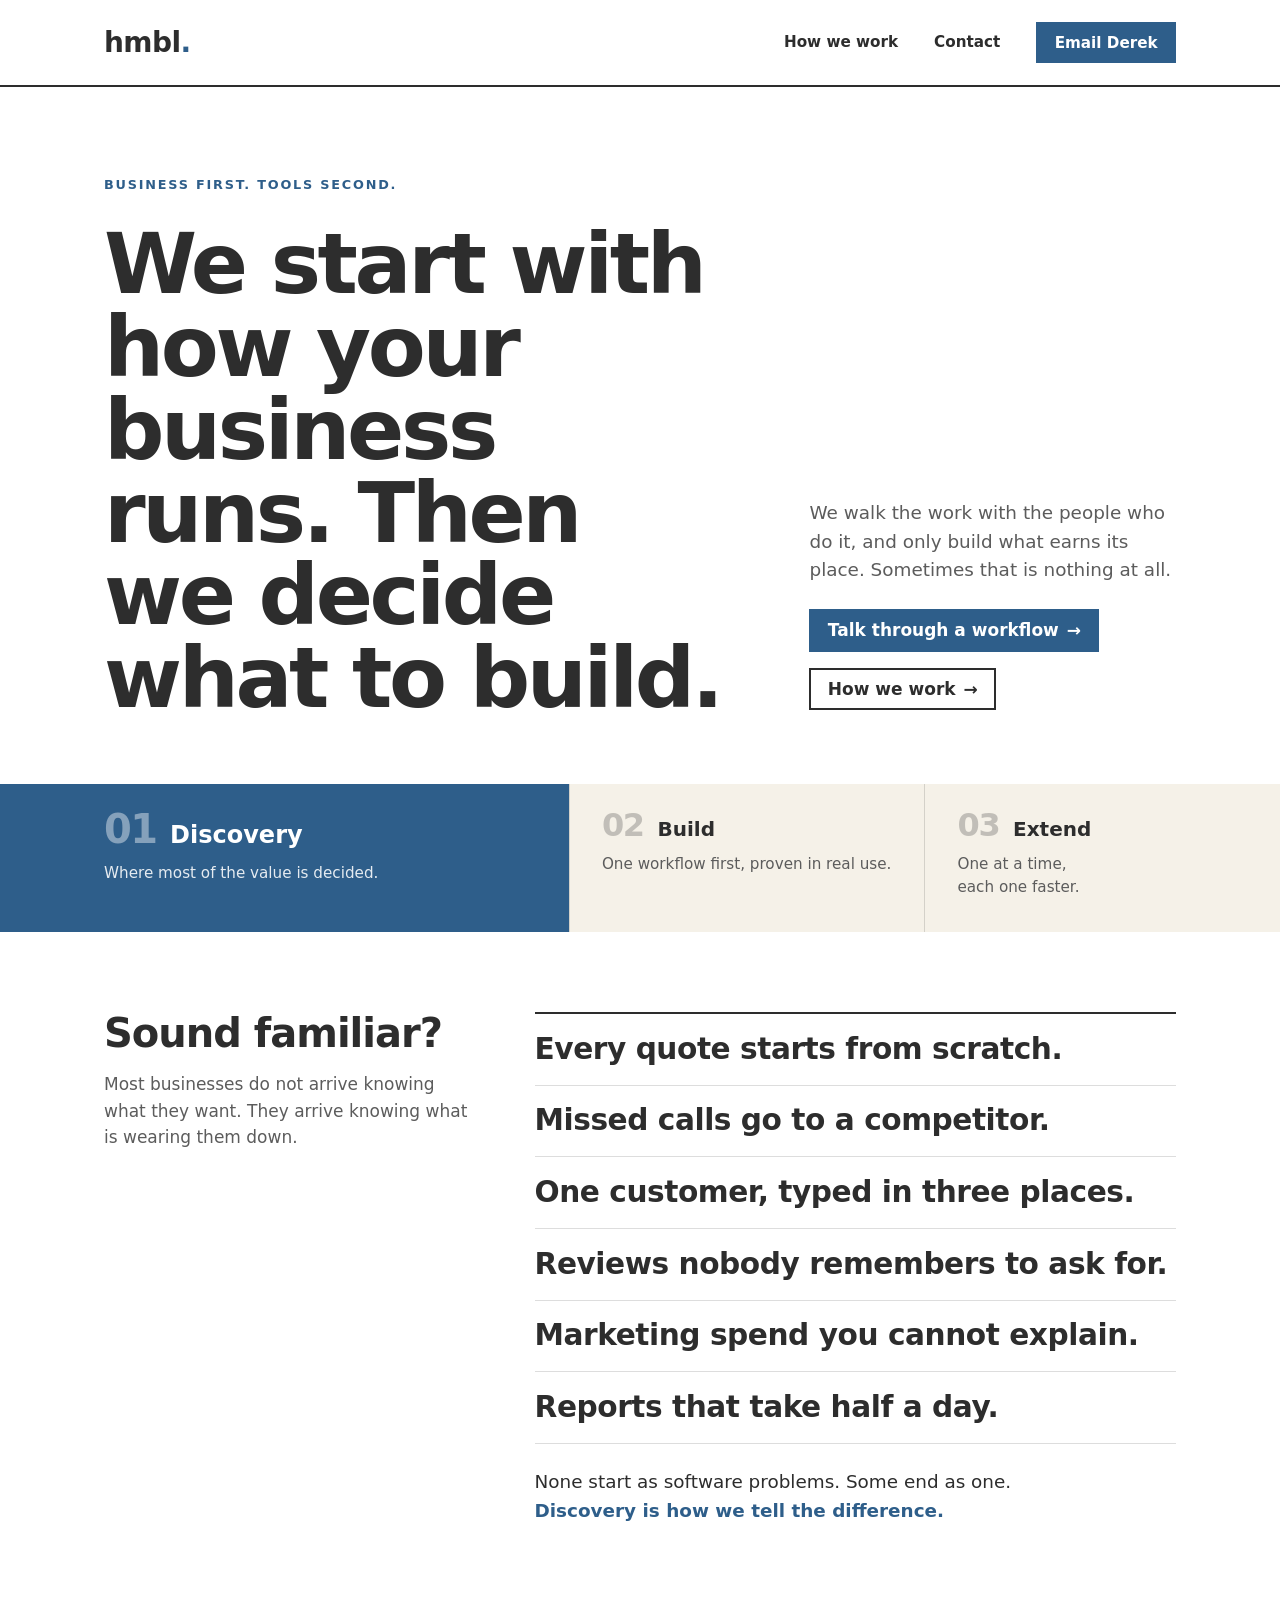
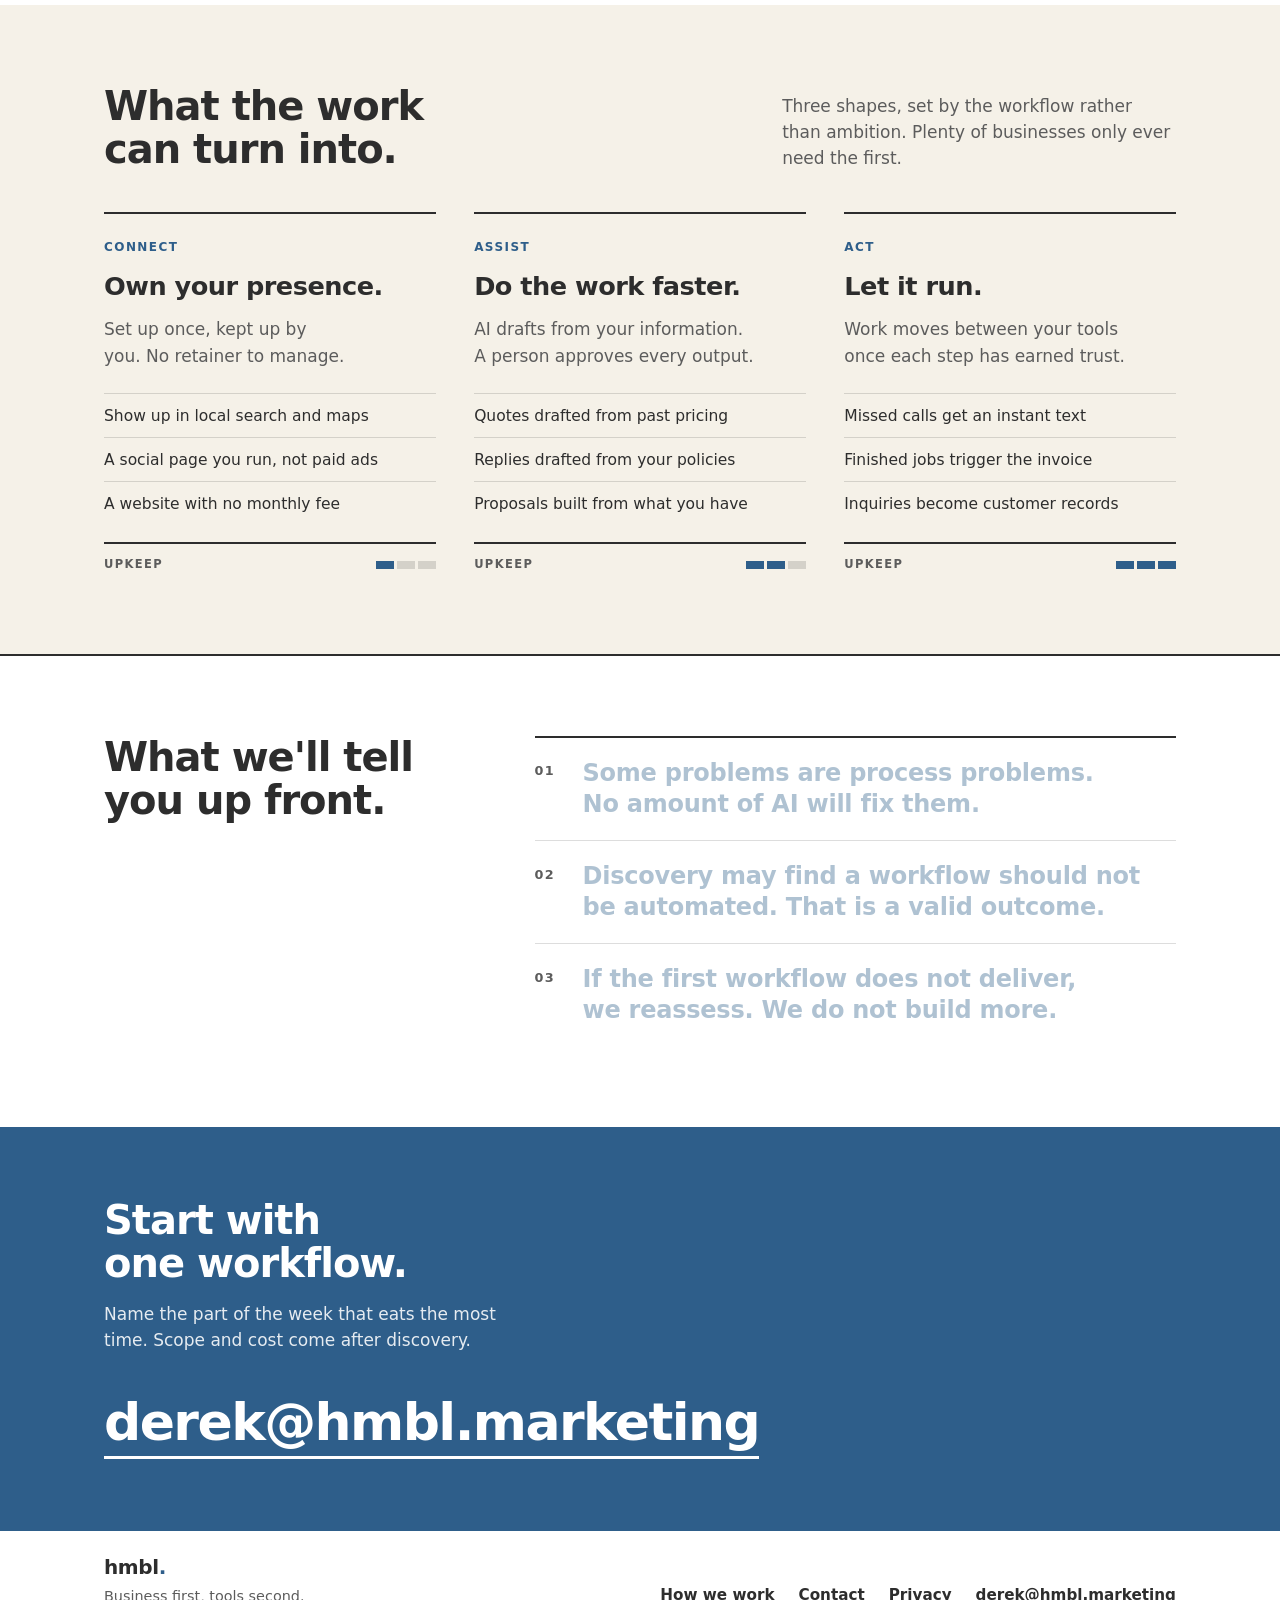
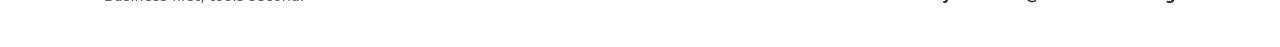
<file: index.html>
<!DOCTYPE html>
<html lang="en">
<head>
<meta charset="utf-8">
<meta name="viewport" content="width=device-width, initial-scale=1">
<title>hmbl. Business first, tools second.</title>
<meta name="description" content="hmbl starts with how your business runs, then decides what, if anything, to build. Presence you can run yourself, AI that drafts while people approve, and automation where it is earned.">
<meta name="google-site-verification" content="Q2YSouphkkgHkFNP7FgAkc4TmBs1Gmag3uGNndb53B8">
<meta name="google-site-verification" content="bpjKvUvsX0lxfmjg19TLblckWkDpnptZEYsBntApxUk">
<link rel="stylesheet" href="assets/site.css">
<script>if('IntersectionObserver' in window&&!matchMedia('(prefers-reduced-motion: reduce)').matches)document.documentElement.classList.add('motion')</script>
<script defer src="assets/site.js"></script>
</head>
<body>
<a class="skip" href="#main">Skip to content</a>
<header class="nav">
  <div class="wrap">
    <a class="logo" href="./">hmbl<span>.</span></a>
    <ul>
      <li><a href="how-we-work.html">How we work</a></li>
      <li><a href="contact.html">Contact</a></li>
      <li><a class="btn" href="mailto:derek@hmbl.marketing">Email Derek</a></li>
    </ul>
  </div>
</header>

<main id="main">
  <div class="home-top">
  <section class="hero">
    <div class="wrap">
      <div class="eyebrow">Business first. Tools second.</div>
      <h1 class="display">We start with how your business runs. Then we decide what to build.</h1>
      <div class="aside-col">
        <p class="lede">We walk the work with the people who do it, and only build what earns its place. Sometimes that is nothing at all.</p>
        <div class="actions"><a class="btn" href="mailto:derek@hmbl.marketing">Talk through a workflow</a><a class="btn btn-ghost" href="how-we-work.html">How we work</a></div>
      </div>
    </div>
  </section>

  <nav class="strip" aria-label="How the work runs">
    <a href="how-we-work.html#discovery">
      <span class="t"><span class="num">01</span><span class="name">Discovery</span></span>
      <p>Where most of the value is decided.</p>
    </a>
    <a href="how-we-work.html#build">
      <span class="t"><span class="num">02</span><span class="name">Build</span></span>
      <p>One workflow first, proven in real use.</p>
    </a>
    <a href="how-we-work.html#extend">
      <span class="t"><span class="num">03</span><span class="name">Extend</span></span>
      <p>One at a time, each one faster.</p>
    </a>
  </nav>
  </div>

  <section class="section">
    <div class="wrap split">
      <header>
        <h2 class="h2">Sound familiar?</h2>
        <p class="muted">Most businesses do not arrive knowing what they want. They arrive knowing what is wearing them down.</p>
      </header>
      <div>
      <ul class="recog">
        <li>Every quote starts from scratch.</li>
        <li>Missed calls go to a competitor.</li>
        <li>One customer, typed in three places.</li>
        <li>Reviews nobody remembers to ask for.</li>
        <li>Marketing spend you cannot explain.</li>
        <li>Reports that take half a day.</li>
      </ul>
      <p class="recog-foot">None start as software problems. Some end as one. <strong>Discovery is how we tell the difference.</strong></p>
      </div>
    </div>
  </section>

  <section class="section alt">
    <div class="wrap">
      <div class="section-head">
        <h2 class="h2">What the work can turn into.</h2>
        <p class="muted">Three shapes, set by the workflow rather than ambition. Plenty of businesses only ever need the first.</p>
      </div>
      <div class="outcomes">
        <div class="outcome">
          <span class="tag">Connect</span>
          <h3>Own your presence.</h3>
          <p class="muted">Set up once, kept up by you. No retainer to manage.</p>
          <ul>
            <li>Show up in local search and maps</li>
            <li>A social page you run, not paid ads</li>
            <li>A website with no monthly fee</li>
          </ul>
          <div class="upkeep"><span>Upkeep</span><span class="meter" aria-label="Low"><i class="on"></i><i></i><i></i></span></div>
        </div>
        <div class="outcome">
          <span class="tag">Assist</span>
          <h3>Do the work faster.</h3>
          <p class="muted">AI drafts from your information. A person approves every output.</p>
          <ul>
            <li>Quotes drafted from past pricing</li>
            <li>Replies drafted from your policies</li>
            <li>Proposals built from what you have</li>
          </ul>
          <div class="upkeep"><span>Upkeep</span><span class="meter" aria-label="Moderate"><i class="on"></i><i class="on"></i><i></i></span></div>
        </div>
        <div class="outcome">
          <span class="tag">Act</span>
          <h3>Let it run.</h3>
          <p class="muted">Work moves between your tools once each step has earned trust.</p>
          <ul>
            <li>Missed calls get an instant text</li>
            <li>Finished jobs trigger the invoice</li>
            <li>Inquiries become customer records</li>
          </ul>
          <div class="upkeep"><span>Upkeep</span><span class="meter" aria-label="Highest"><i class="on"></i><i class="on"></i><i class="on"></i></span></div>
        </div>
      </div>
    </div>
  </section>

  <section class="section ruled">
    <div class="wrap split honest">
      <header>
        <h2 class="h2">What we'll tell you up front.</h2>
      </header>
      <ol>
        <li>Some problems are process problems. No amount of AI will fix them.</li>
        <li>Discovery may find a workflow should not be automated. That is a valid outcome.</li>
        <li>If the first workflow does not deliver, we reassess. We do not build more.</li>
      </ol>
    </div>
  </section>

  <section class="cta">
    <div class="wrap cta-stack">
      <div>
        <h2 class="h2">Start with one workflow.</h2>
        <p>Name the part of the week that eats the most time. Scope and cost come after discovery.</p>
      </div>
      <a class="mail" href="mailto:derek@hmbl.marketing?subject=A%20workflow%20worth%20a%20look">derek@hmbl.marketing</a>
    </div>
  </section>
</main>

<footer class="foot">
  <div class="wrap">
    <div>
      <a class="logo" href="./">hmbl<span>.</span></a>
      <small>Business first, tools second.</small>
    </div>
    <nav aria-label="Footer">
      <a href="how-we-work.html">How we work</a>
      <a href="contact.html">Contact</a>
      <a href="privacy.html">Privacy</a>
      <a href="mailto:derek@hmbl.marketing">derek@hmbl.marketing</a>
    </nav>
  </div>
</footer>
</body>
</html>
</file>
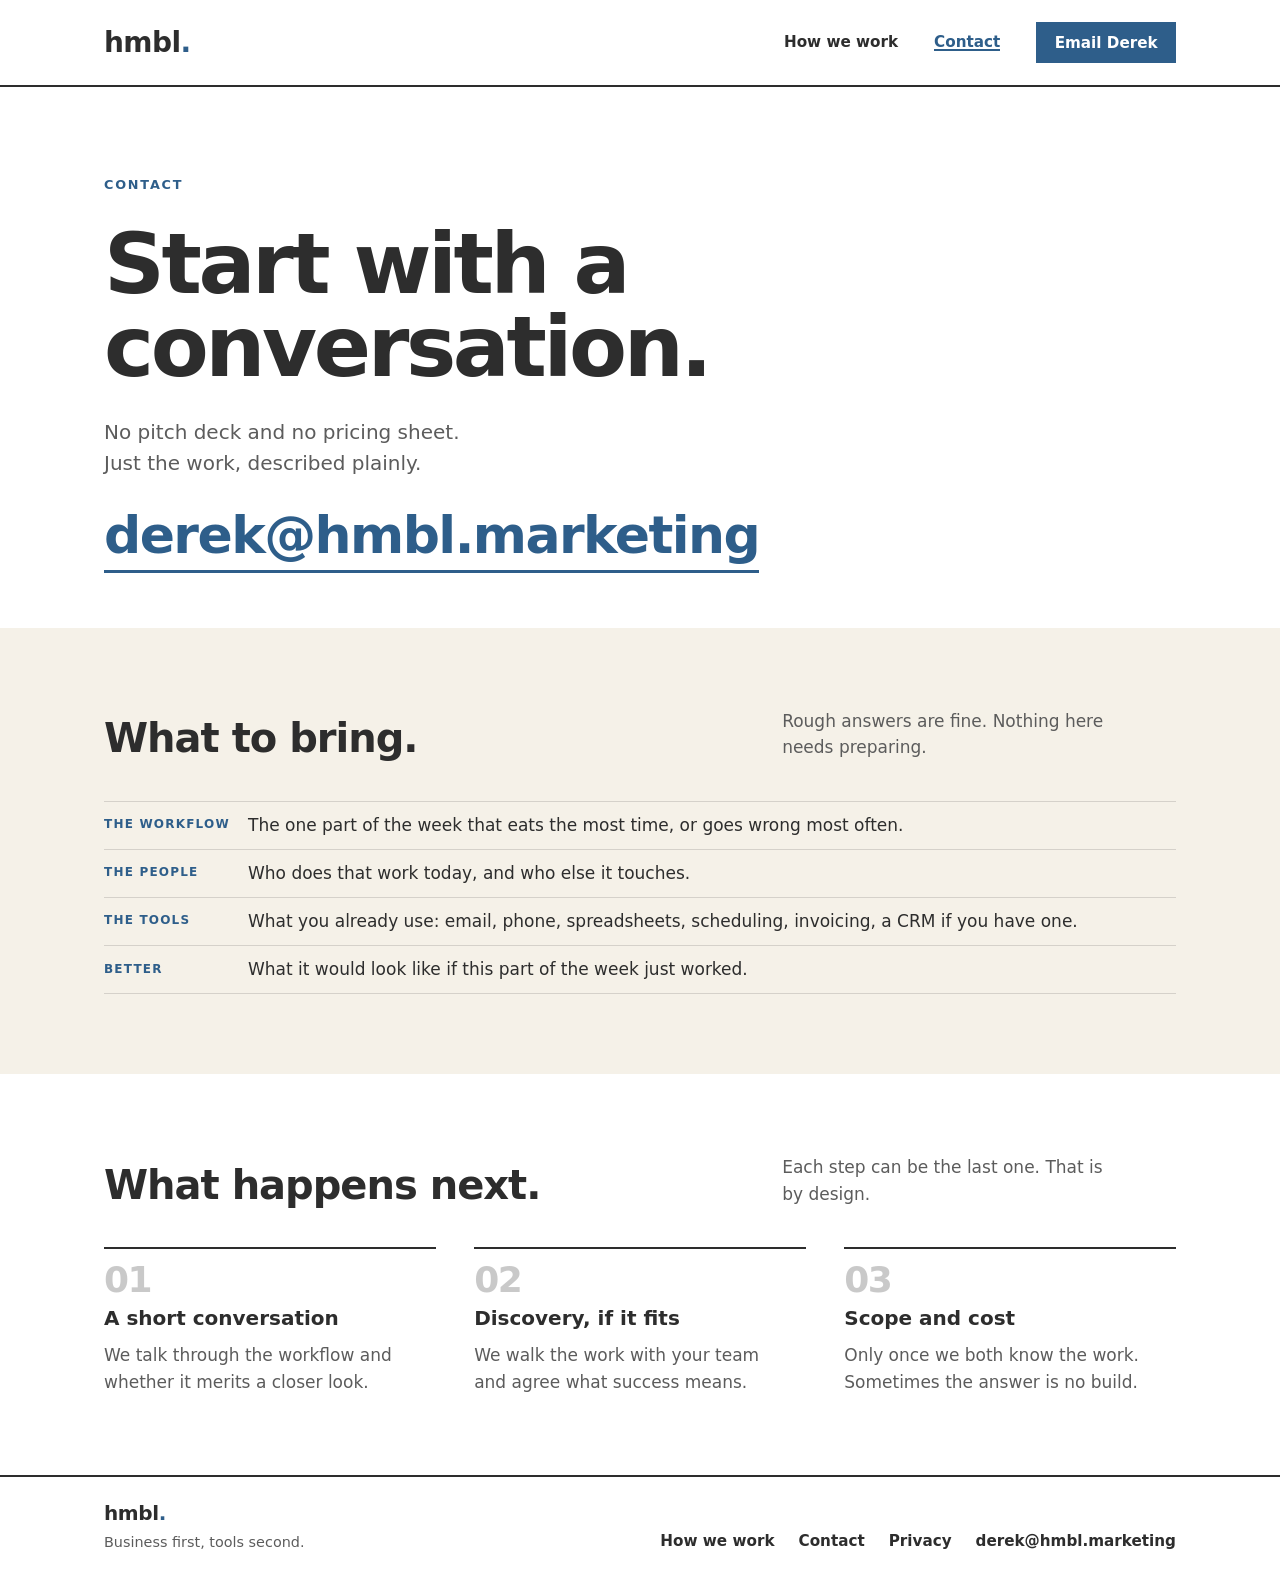
<file: contact.html>
<!DOCTYPE html>
<html lang="en">
<head>
<meta charset="utf-8">
<meta name="viewport" content="width=device-width, initial-scale=1">
<title>Contact · hmbl.</title>
<meta name="description" content="Start with a conversation about one workflow. Email derek@hmbl.marketing.">
<link rel="stylesheet" href="assets/site.css">
<script>if('IntersectionObserver' in window&&!matchMedia('(prefers-reduced-motion: reduce)').matches)document.documentElement.classList.add('motion')</script>
<script defer src="assets/site.js"></script>
</head>
<body>
<a class="skip" href="#main">Skip to content</a>
<header class="nav">
  <div class="wrap">
    <a class="logo" href="./">hmbl<span>.</span></a>
    <ul>
      <li><a href="how-we-work.html">How we work</a></li>
      <li><a href="contact.html" aria-current="page">Contact</a></li>
      <li><a class="btn" href="mailto:derek@hmbl.marketing">Email Derek</a></li>
    </ul>
  </div>
</header>

<main id="main">
  <section class="hero">
    <div class="wrap">
      <div class="eyebrow">Contact</div>
      <h1 class="display">Start with a conversation.</h1>
      <p class="lede">No pitch deck and no pricing sheet. Just the work, described plainly.</p>
      <div><a class="mail" href="mailto:derek@hmbl.marketing?subject=A%20workflow%20worth%20a%20look">derek@hmbl.marketing</a></div>
    </div>
  </section>

  <section class="section alt">
    <div class="wrap">
      <div class="section-head">
        <h2 class="h2">What to bring.</h2>
        <p class="muted">Rough answers are fine. Nothing here needs preparing.</p>
      </div>
      <div class="rows">
        <div class="row"><span class="k">The workflow</span><span>The one part of the week that eats the most time, or goes wrong most often.</span></div>
        <div class="row"><span class="k">The people</span><span>Who does that work today, and who else it touches.</span></div>
        <div class="row"><span class="k">The tools</span><span>What you already use: email, phone, spreadsheets, scheduling, invoicing, a CRM if you have one.</span></div>
        <div class="row"><span class="k">Better</span><span>What it would look like if this part of the week just worked.</span></div>
      </div>
    </div>
  </section>

  <section class="section">
    <div class="wrap">
      <div class="section-head">
        <h2 class="h2">What happens next.</h2>
        <p class="muted">Each step can be the last one. That is by design.</p>
      </div>
      <ol class="steps">
        <li><span class="num">01</span><h3>A short conversation</h3><p>We talk through the workflow and whether it merits a closer look.</p></li>
        <li><span class="num">02</span><h3>Discovery, if it fits</h3><p>We walk the work with your team and agree what success means.</p></li>
        <li><span class="num">03</span><h3>Scope and cost</h3><p>Only once we both know the work. Sometimes the answer is no build.</p></li>
      </ol>
    </div>
  </section>
</main>

<footer class="foot">
  <div class="wrap">
    <div>
      <a class="logo" href="./">hmbl<span>.</span></a>
      <small>Business first, tools second.</small>
    </div>
    <nav aria-label="Footer">
      <a href="how-we-work.html">How we work</a>
      <a href="contact.html">Contact</a>
      <a href="privacy.html">Privacy</a>
      <a href="mailto:derek@hmbl.marketing">derek@hmbl.marketing</a>
    </nav>
  </div>
</footer>
</body>
</html>
</file>
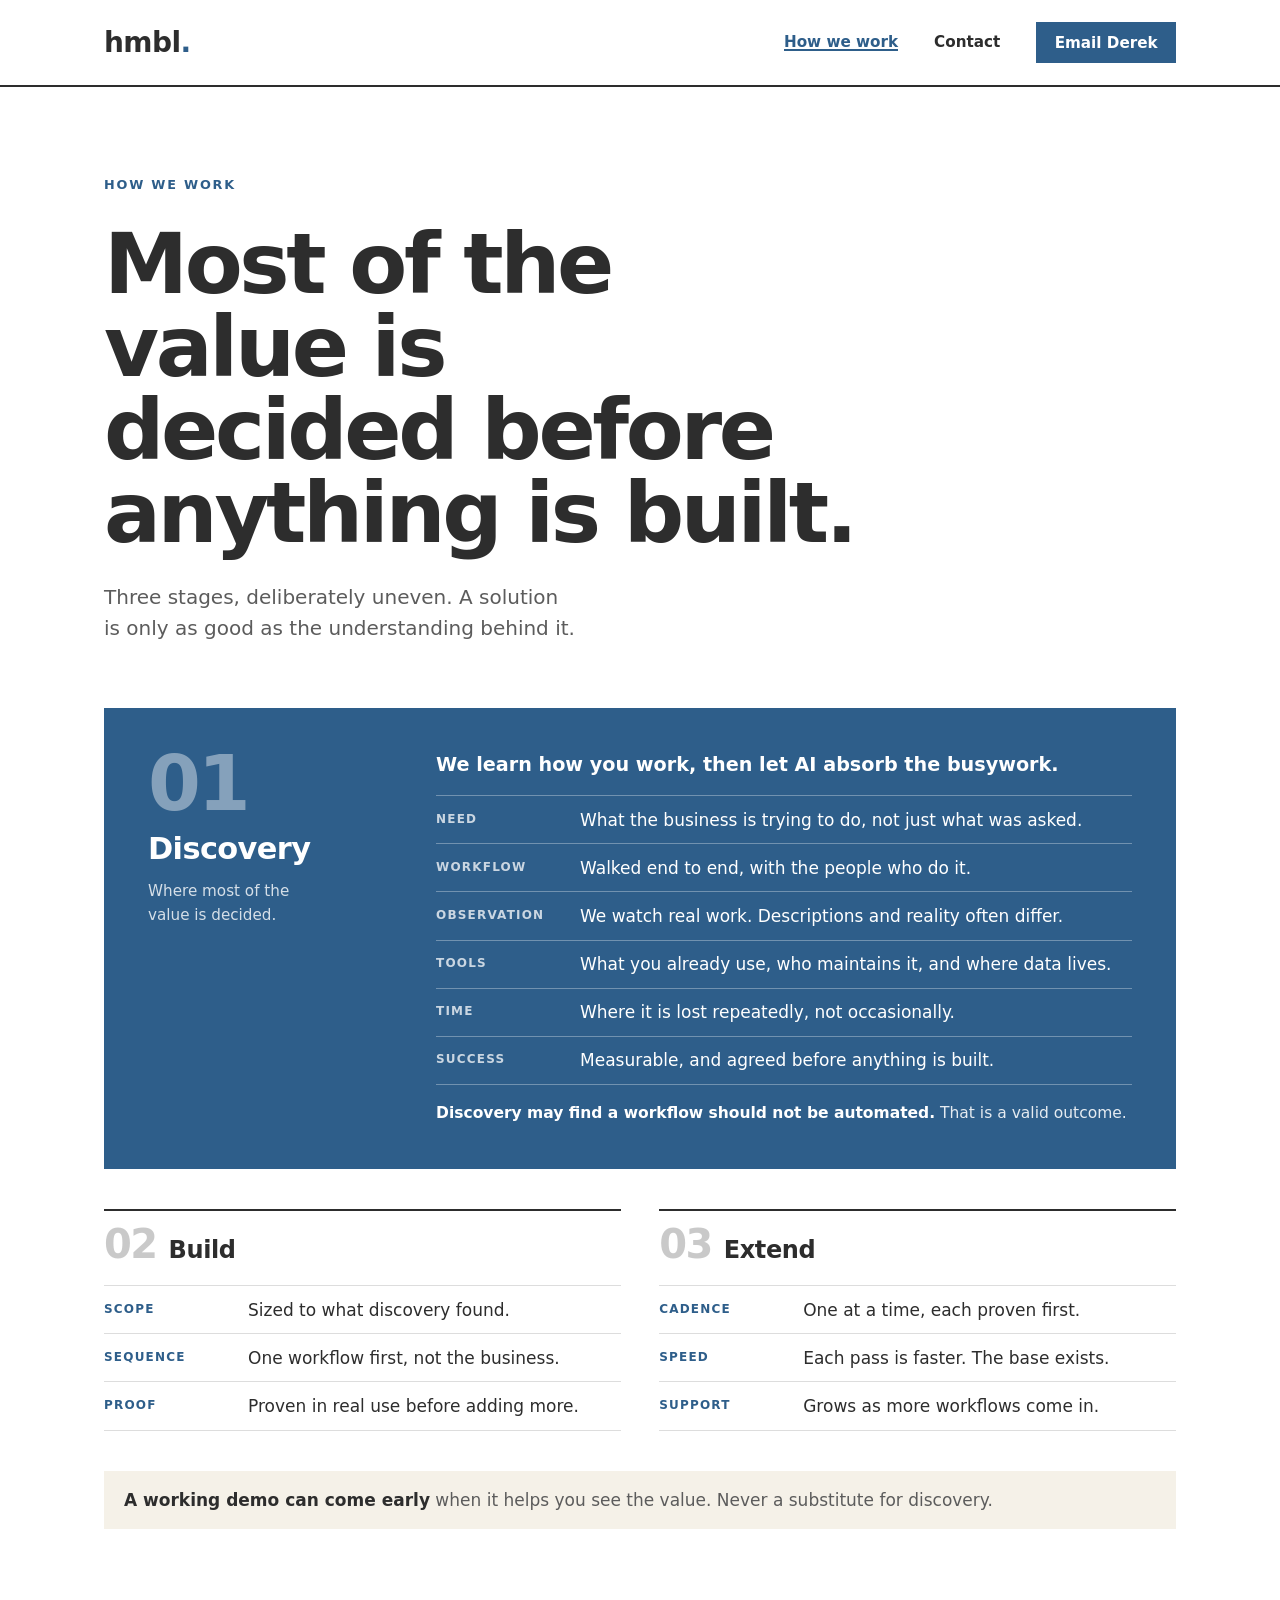
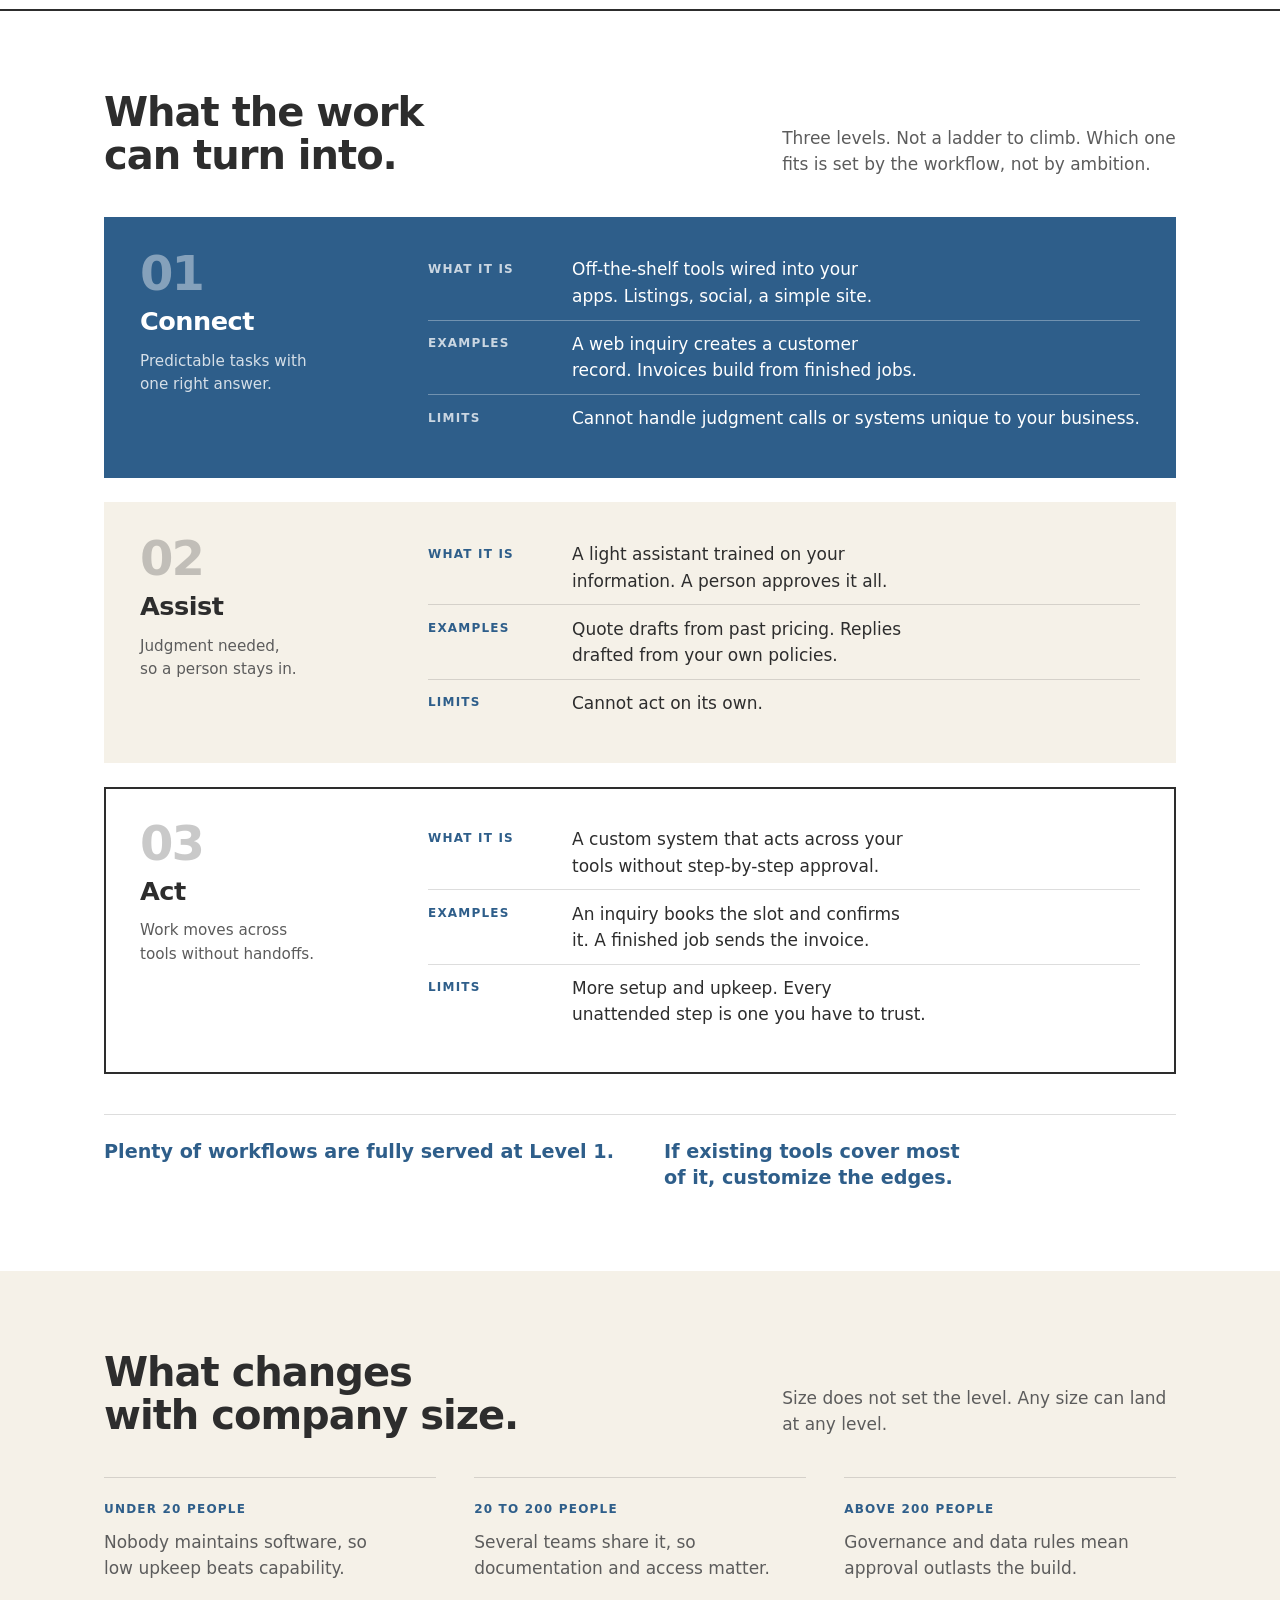
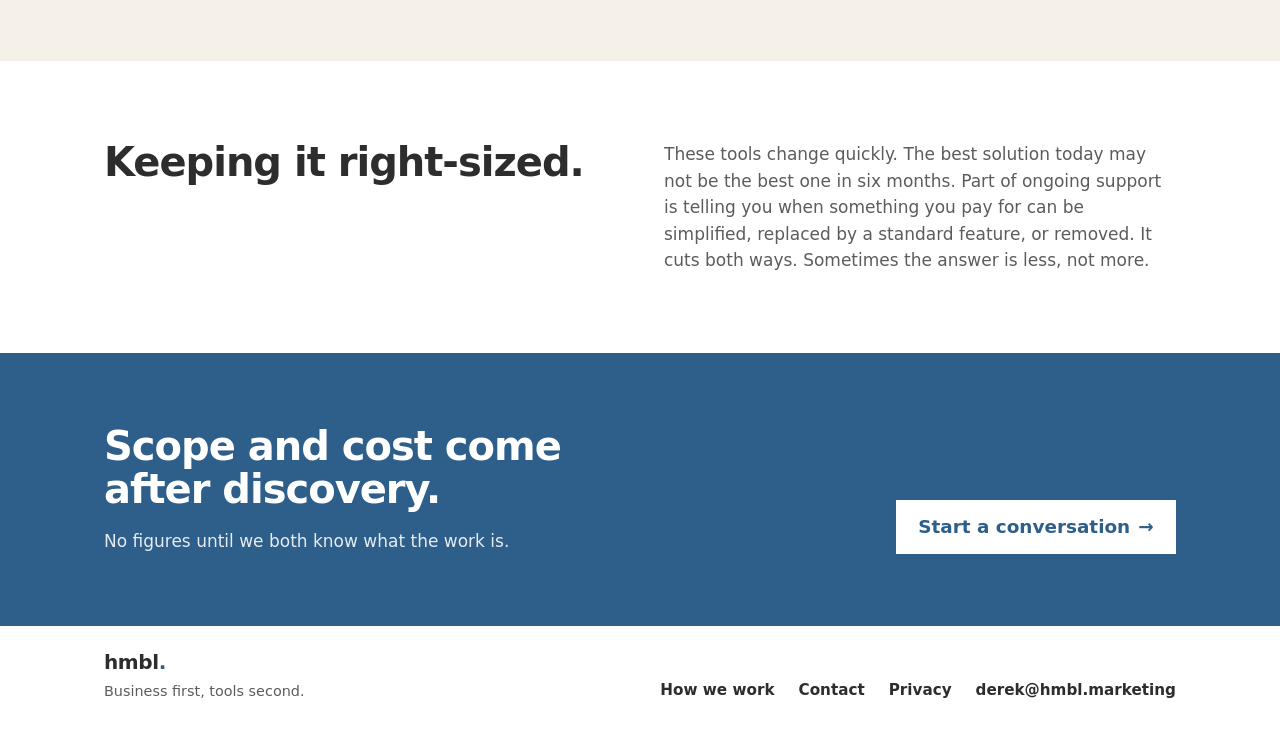
<file: how-we-work.html>
<!DOCTYPE html>
<html lang="en">
<head>
<meta charset="utf-8">
<meta name="viewport" content="width=device-width, initial-scale=1">
<title>How we work · hmbl.</title>
<meta name="description" content="Discovery, build, extend. How hmbl decides what to build, and the three shapes the work can take.">
<link rel="stylesheet" href="assets/site.css">
<script>if('IntersectionObserver' in window&&!matchMedia('(prefers-reduced-motion: reduce)').matches)document.documentElement.classList.add('motion')</script>
<script defer src="assets/site.js"></script>
</head>
<body>
<a class="skip" href="#main">Skip to content</a>
<header class="nav">
  <div class="wrap">
    <a class="logo" href="./">hmbl<span>.</span></a>
    <ul>
      <li><a href="how-we-work.html" aria-current="page">How we work</a></li>
      <li><a href="contact.html">Contact</a></li>
      <li><a class="btn" href="mailto:derek@hmbl.marketing">Email Derek</a></li>
    </ul>
  </div>
</header>

<main id="main">
  <section class="hero">
    <div class="wrap">
      <div class="eyebrow">How we work</div>
      <h1 class="display">Most of the value is decided before anything is built.</h1>
      <p class="lede">Three stages, deliberately uneven. A solution is only as good as the understanding behind it.</p>
    </div>
  </section>

  <section class="section" style="padding-top:0">
    <div class="wrap">
      <div class="stage-lead on-brand" id="discovery">
        <div>
          <div class="num">01</div>
          <h3>Discovery</h3>
          <p class="side">Where most of the value is decided.</p>
        </div>
        <div>
          <p class="say">We learn how you work, then let AI absorb the busywork.</p>
          <div class="rows">
            <div class="row"><span class="k">Need</span><span>What the business is trying to do, not just what was asked.</span></div>
            <div class="row"><span class="k">Workflow</span><span>Walked end to end, with the people who do it.</span></div>
            <div class="row"><span class="k">Observation</span><span>We watch real work. Descriptions and reality often differ.</span></div>
            <div class="row"><span class="k">Tools</span><span>What you already use, who maintains it, and where data lives.</span></div>
            <div class="row"><span class="k">Time</span><span>Where it is lost repeatedly, not occasionally.</span></div>
            <div class="row"><span class="k">Success</span><span>Measurable, and agreed before anything is built.</span></div>
          </div>
          <p class="note"><strong>Discovery may find a workflow should not be automated.</strong> That is a valid outcome.</p>
        </div>
      </div>

      <div class="stage-pair">
        <div id="build">
          <div class="t"><span class="num">02</span><h3>Build</h3></div>
          <div class="rows">
            <div class="row"><span class="k">Scope</span><span>Sized to what discovery found.</span></div>
            <div class="row"><span class="k">Sequence</span><span>One workflow first, not the business.</span></div>
            <div class="row"><span class="k">Proof</span><span>Proven in real use before adding more.</span></div>
          </div>
        </div>
        <div id="extend">
          <div class="t"><span class="num">03</span><h3>Extend</h3></div>
          <div class="rows">
            <div class="row"><span class="k">Cadence</span><span>One at a time, each proven first.</span></div>
            <div class="row"><span class="k">Speed</span><span>Each pass is faster. The base exists.</span></div>
            <div class="row"><span class="k">Support</span><span>Grows as more workflows come in.</span></div>
          </div>
        </div>
      </div>

      <p class="aside"><strong>A working demo can come early</strong> when it helps you see the value. Never a substitute for discovery.</p>
    </div>
  </section>

  <section class="section ruled" id="fit">
    <div class="wrap">
      <div class="section-head">
        <h2 class="h2">What the work can turn into.</h2>
        <p class="muted">Three levels. Not a ladder to climb. Which one fits is set by the workflow, not by ambition.</p>
      </div>
      <div class="levels">
        <div class="level l1 on-brand">
          <div>
            <div class="num">01</div>
            <h3>Connect</h3>
            <p class="side">Predictable tasks with one right answer.</p>
          </div>
          <div class="rows">
            <div class="row"><span class="k">What it is</span><span>Off-the-shelf tools wired into your apps. Listings, social, a simple site.</span></div>
            <div class="row"><span class="k">Examples</span><span>A web inquiry creates a customer record. Invoices build from finished jobs.</span></div>
            <div class="row"><span class="k">Limits</span><span>Cannot handle judgment calls or systems unique to your business.</span></div>
          </div>
        </div>
        <div class="level l2">
          <div>
            <div class="num">02</div>
            <h3>Assist</h3>
            <p class="side">Judgment needed, so a person stays in.</p>
          </div>
          <div class="rows">
            <div class="row"><span class="k">What it is</span><span>A light assistant trained on your information. A person approves it all.</span></div>
            <div class="row"><span class="k">Examples</span><span>Quote drafts from past pricing. Replies drafted from your own policies.</span></div>
            <div class="row"><span class="k">Limits</span><span>Cannot act on its own.</span></div>
          </div>
        </div>
        <div class="level l3">
          <div>
            <div class="num">03</div>
            <h3>Act</h3>
            <p class="side">Work moves across tools without handoffs.</p>
          </div>
          <div class="rows">
            <div class="row"><span class="k">What it is</span><span>A custom system that acts across your tools without step-by-step approval.</span></div>
            <div class="row"><span class="k">Examples</span><span>An inquiry books the slot and confirms it. A finished job sends the invoice.</span></div>
            <div class="row"><span class="k">Limits</span><span>More setup and upkeep. Every unattended step is one you have to trust.</span></div>
          </div>
        </div>
      </div>
      <div class="pair">
        <p>Plenty of workflows are fully served at Level 1.</p>
        <p>If existing tools cover most of it, customize the edges.</p>
      </div>
    </div>
  </section>

  <section class="section alt">
    <div class="wrap">
      <div class="section-head">
        <h2 class="h2">What changes with company size.</h2>
        <p class="muted">Size does not set the level. Any size can land at any level.</p>
      </div>
      <div class="sizes">
        <div><span class="k">Under 20 people</span><p>Nobody maintains software, so low upkeep beats capability.</p></div>
        <div><span class="k">20 to 200 people</span><p>Several teams share it, so documentation and access matter.</p></div>
        <div><span class="k">Above 200 people</span><p>Governance and data rules mean approval outlasts the build.</p></div>
      </div>
    </div>
  </section>

  <section class="section">
    <div class="wrap two">
      <div>
        <h2 class="h2">Keeping it right-sized.</h2>
      </div>
      <p class="muted">These tools change quickly. The best solution today may not be the best one in six months. Part of ongoing support is telling you when something you pay for can be simplified, replaced by a standard feature, or removed. It cuts both ways. Sometimes the answer is less, not more.</p>
    </div>
  </section>

  <section class="cta">
    <div class="wrap">
      <div>
        <h2 class="h2">Scope and cost come after discovery.</h2>
        <p>No figures until we both know what the work is.</p>
      </div>
      <a class="btn btn-lg" href="contact.html">Start a conversation</a>
    </div>
  </section>
</main>

<footer class="foot">
  <div class="wrap">
    <div>
      <a class="logo" href="./">hmbl<span>.</span></a>
      <small>Business first, tools second.</small>
    </div>
    <nav aria-label="Footer">
      <a href="how-we-work.html">How we work</a>
      <a href="contact.html">Contact</a>
      <a href="privacy.html">Privacy</a>
      <a href="mailto:derek@hmbl.marketing">derek@hmbl.marketing</a>
    </nav>
  </div>
</footer>
</body>
</html>
</file>
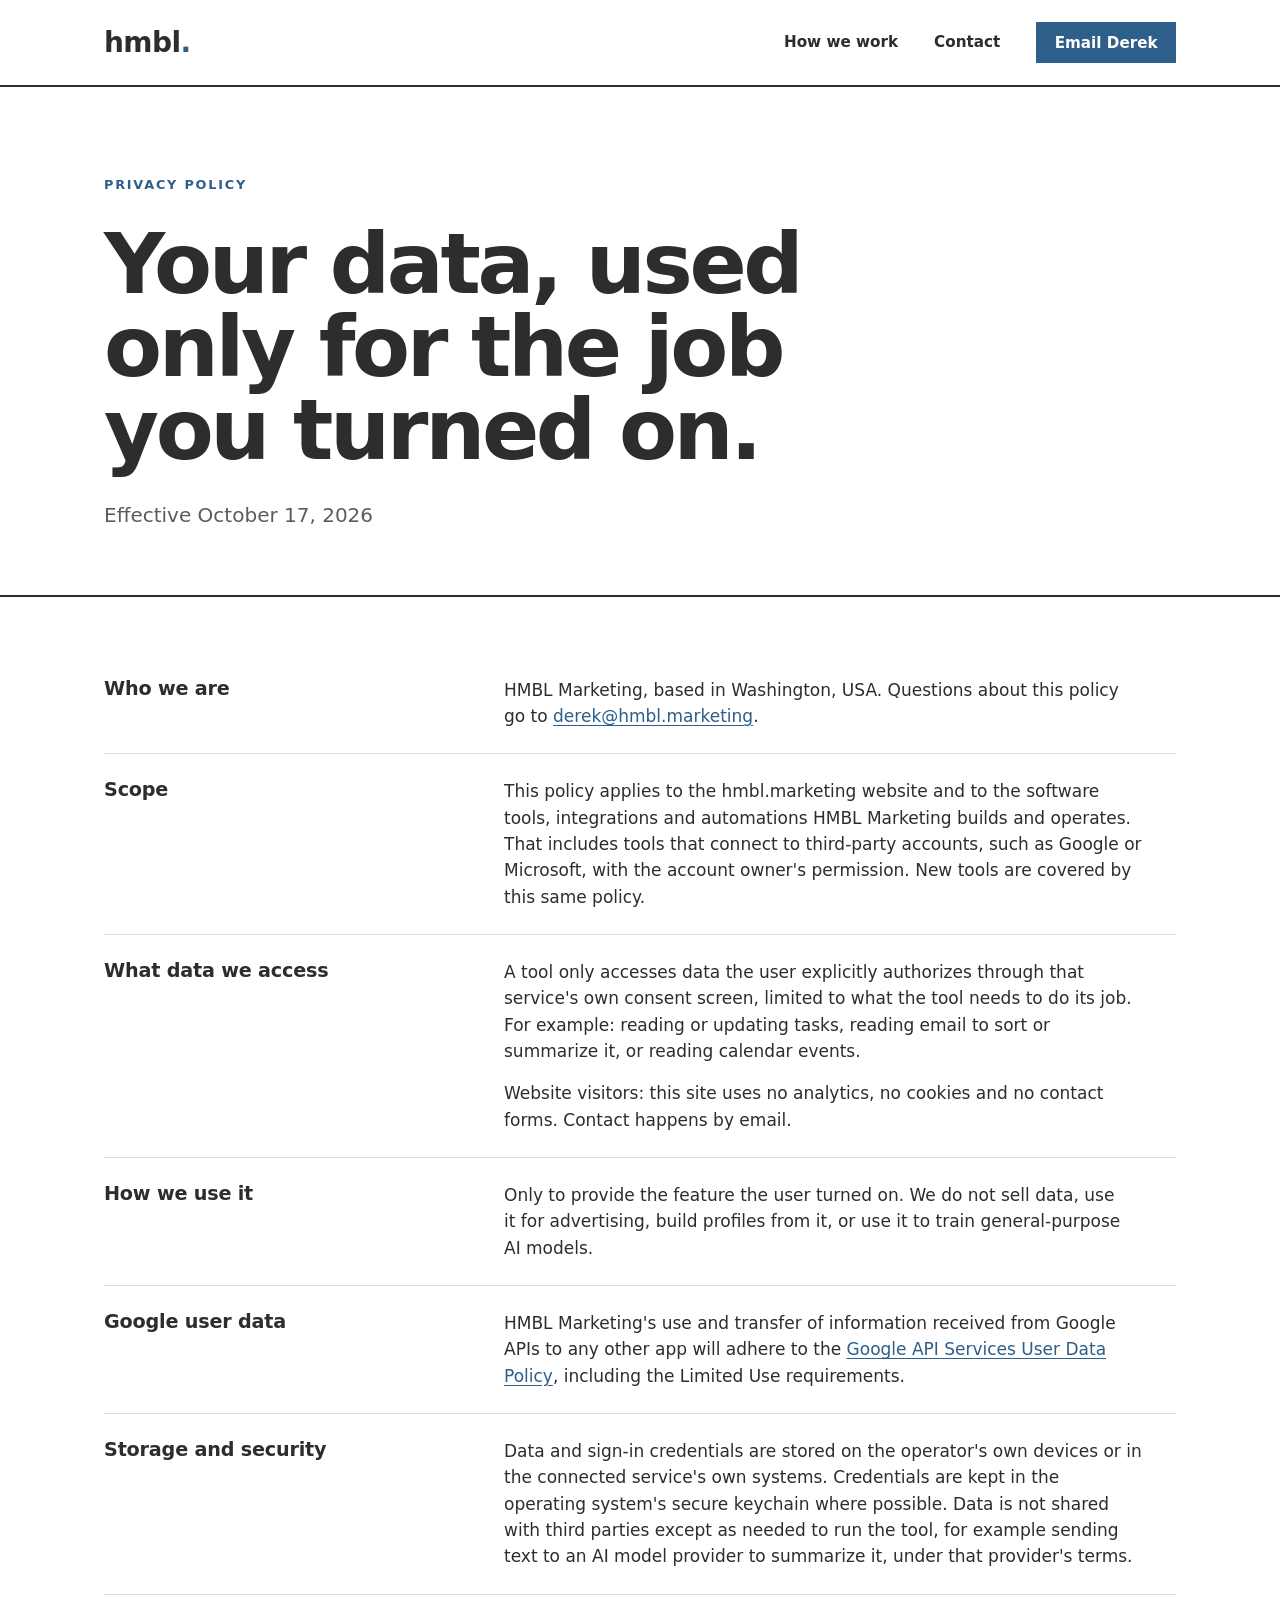
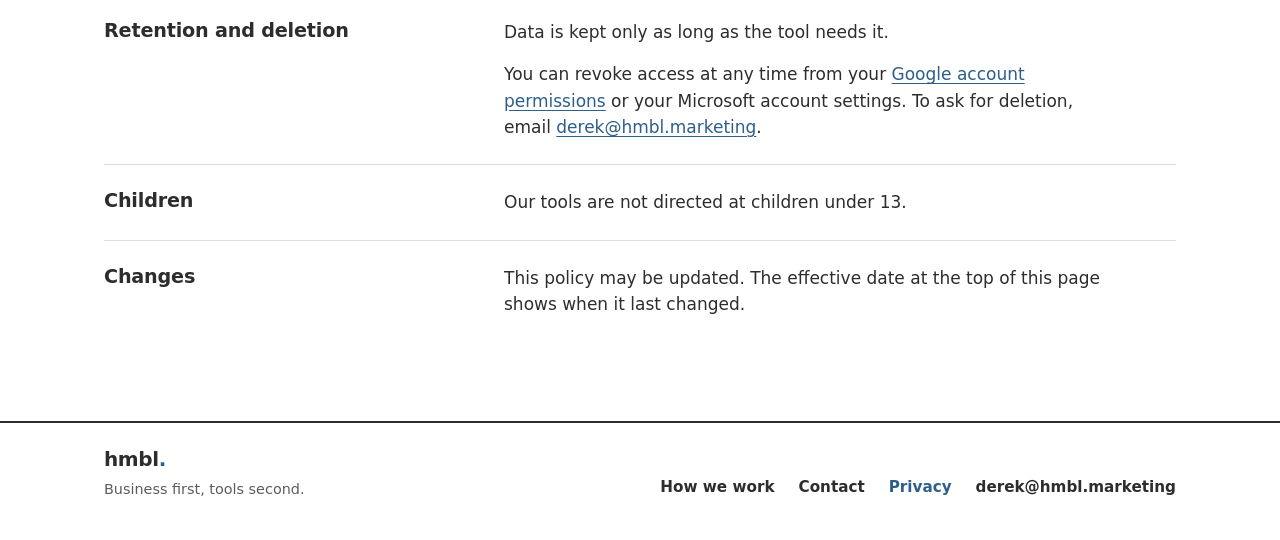
<file: privacy.html>
<!DOCTYPE html>
<html lang="en">
<head>
<meta charset="utf-8">
<meta name="viewport" content="width=device-width, initial-scale=1">
<title>Privacy Policy · hmbl.</title>
<meta name="description" content="How HMBL Marketing handles data on hmbl.marketing and in the tools it builds and operates.">
<link rel="stylesheet" href="assets/site.css">
<script>if('IntersectionObserver' in window&&!matchMedia('(prefers-reduced-motion: reduce)').matches)document.documentElement.classList.add('motion')</script>
<script defer src="assets/site.js"></script>
</head>
<body>
<a class="skip" href="#main">Skip to content</a>
<header class="nav">
  <div class="wrap">
    <a class="logo" href="./">hmbl<span>.</span></a>
    <ul>
      <li><a href="how-we-work.html">How we work</a></li>
      <li><a href="contact.html">Contact</a></li>
      <li><a class="btn" href="mailto:derek@hmbl.marketing">Email Derek</a></li>
    </ul>
  </div>
</header>

<main id="main">
  <section class="hero">
    <div class="wrap">
      <div class="eyebrow">Privacy Policy</div>
      <h1 class="display">Your data, used only for the job you turned on.</h1>
      <p class="lede">Effective October 17, 2026</p>
    </div>
  </section>

  <section class="section ruled">
    <div class="wrap policy">
      <section>
        <h2>Who we are</h2>
        <div><p>HMBL Marketing, based in Washington, USA. Questions about this policy go to <a href="mailto:derek@hmbl.marketing">derek@hmbl.marketing</a>.</p></div>
      </section>
      <section>
        <h2>Scope</h2>
        <div><p>This policy applies to the hmbl.marketing website and to the software tools, integrations and automations HMBL Marketing builds and operates. That includes tools that connect to third-party accounts, such as Google or Microsoft, with the account owner's permission. New tools are covered by this same policy.</p></div>
      </section>
      <section>
        <h2>What data we access</h2>
        <div>
          <p>A tool only accesses data the user explicitly authorizes through that service's own consent screen, limited to what the tool needs to do its job. For example: reading or updating tasks, reading email to sort or summarize it, or reading calendar events.</p>
          <p>Website visitors: this site uses no analytics, no cookies and no contact forms. Contact happens by email.</p>
        </div>
      </section>
      <section>
        <h2>How we use it</h2>
        <div><p>Only to provide the feature the user turned on. We do not sell data, use it for advertising, build profiles from it, or use it to train general-purpose AI models.</p></div>
      </section>
      <section>
        <h2>Google user data</h2>
        <div><p>HMBL Marketing's use and transfer of information received from Google APIs to any other app will adhere to the <a href="https://developers.google.com/terms/api-services-user-data-policy">Google API Services User Data Policy</a>, including the Limited Use requirements.</p></div>
      </section>
      <section>
        <h2>Storage and security</h2>
        <div><p>Data and sign-in credentials are stored on the operator's own devices or in the connected service's own systems. Credentials are kept in the operating system's secure keychain where possible. Data is not shared with third parties except as needed to run the tool, for example sending text to an AI model provider to summarize it, under that provider's terms.</p></div>
      </section>
      <section>
        <h2>Retention and deletion</h2>
        <div>
          <p>Data is kept only as long as the tool needs it.</p>
          <p>You can revoke access at any time from your <a href="https://myaccount.google.com/permissions">Google account permissions</a> or your Microsoft account settings. To ask for deletion, email <a href="mailto:derek@hmbl.marketing">derek@hmbl.marketing</a>.</p>
        </div>
      </section>
      <section>
        <h2>Children</h2>
        <div><p>Our tools are not directed at children under 13.</p></div>
      </section>
      <section>
        <h2>Changes</h2>
        <div><p>This policy may be updated. The effective date at the top of this page shows when it last changed.</p></div>
      </section>
    </div>
  </section>
</main>

<footer class="foot">
  <div class="wrap">
    <div>
      <a class="logo" href="./">hmbl<span>.</span></a>
      <small>Business first, tools second.</small>
    </div>
    <nav aria-label="Footer">
      <a href="how-we-work.html">How we work</a>
      <a href="contact.html">Contact</a>
      <a href="privacy.html" aria-current="page">Privacy</a>
      <a href="mailto:derek@hmbl.marketing">derek@hmbl.marketing</a>
    </nav>
  </div>
</footer>
</body>
</html>
</file>
<file: assets/site.css>
:root{
  --color-bg:#ffffff;--color-bg-alt:#f5f1e8;--color-text:#2d2d2d;--color-muted:#5c5c5c;
  --color-brand:#2e5e8a;--color-brand-hover:#1f4364;--color-brand-ink:#ffffff;
  --rule:rgba(45,45,45,0.16);--rule-ink:rgba(255,255,255,0.32);
  --font-sans:"Segoe UI",system-ui,-apple-system,Arial,sans-serif;
  --space-1:0.25rem;--space-2:0.5rem;--space-3:1rem;--space-4:1.5rem;--space-5:2.5rem;--space-6:4rem;
  --maxw:1200px;--gutter:clamp(1.25rem,5vw,4rem);
}
*{box-sizing:border-box}
html{-webkit-text-size-adjust:100%}
body{margin:0;background:var(--color-bg);color:var(--color-text);font-family:var(--font-sans);font-size:1.0625rem;line-height:1.55;text-wrap:pretty}
a{color:var(--color-brand);text-decoration:none}
a:hover{color:var(--color-brand-hover)}
a:focus-visible{outline:2px solid var(--color-brand);outline-offset:3px}
h1,h2,h3{margin:0;font-weight:700;text-wrap:balance}
p{margin:0}
.wrap{max-width:var(--maxw);margin:0 auto;padding:0 var(--gutter)}
.skip{position:absolute;left:-999px}
.skip:focus{left:var(--space-3);top:var(--space-3);background:var(--color-bg);padding:var(--space-2) var(--space-3);z-index:10}

/* nav */
.nav{border-bottom:2px solid var(--color-text)}
.nav .wrap{display:flex;align-items:center;justify-content:space-between;gap:var(--space-4);padding-top:1.4rem;padding-bottom:1.4rem;flex-wrap:wrap}
.logo{font-weight:700;font-size:1.75rem;letter-spacing:-0.02em;color:var(--color-text);line-height:1}
.logo:hover{color:var(--color-text)}
.logo span{color:var(--color-brand)}
.nav ul{list-style:none;margin:0;padding:0;display:flex;gap:clamp(1rem,3vw,2.25rem);align-items:center;font-size:0.95rem;font-weight:600;flex-wrap:wrap}
.nav ul a{color:var(--color-text)}
.nav ul a:hover,.nav ul a[aria-current="page"]{color:var(--color-brand)}
.nav ul a[aria-current="page"]{box-shadow:inset 0 -2px 0 var(--color-brand)}
.btn{display:inline-flex;align-items:center;gap:var(--space-2);background:var(--color-brand);color:var(--color-brand-ink);font-weight:600;padding:0.7rem 1.15rem;line-height:1.2}
.btn:hover{background:var(--color-brand-hover);color:var(--color-brand-ink)}
.nav ul a.btn{color:var(--color-brand-ink)}
.btn-lg{font-size:1.15rem;padding:1rem 1.4rem}
.btn-ghost{background:transparent;color:var(--color-text);box-shadow:inset 0 0 0 2px var(--color-text)}
.btn-ghost:hover{background:var(--color-text);color:var(--color-bg)}

/* type */
.eyebrow{font-size:0.8rem;font-weight:700;letter-spacing:0.14em;text-transform:uppercase;color:var(--color-brand)}
.eyebrow.muted{color:var(--color-muted)}
.display{font-size:clamp(2.6rem,6.6vw,5.75rem);line-height:0.98;letter-spacing:-0.04em;max-width:13ch}
.h2{font-size:clamp(1.75rem,3.4vw,2.5rem);line-height:1.08;letter-spacing:-0.025em}
.lede{font-size:clamp(1.1rem,1.6vw,1.25rem);color:var(--color-muted);max-width:40rem}
.muted{color:var(--color-muted)}

/* hero */
.hero{padding:clamp(3rem,8vw,5.5rem) 0 clamp(2.5rem,5vw,4rem)}
.hero .wrap{display:flex;flex-direction:column;gap:1.75rem}
.hero .actions{display:flex;gap:var(--space-3);flex-wrap:wrap}
.home-top{display:flex;flex-direction:column;min-height:calc(100svh - 5rem)}
.home-top .hero{flex:1;display:flex;align-items:flex-end}
.home-top .hero .wrap{width:100%;display:grid;grid-template-columns:minmax(0,1.75fr) minmax(0,1fr);gap:1.75rem clamp(2rem,5vw,4rem);align-items:end}
.home-top .eyebrow{grid-column:1/-1}
.home-top .aside-col{display:flex;flex-direction:column;gap:var(--space-4);padding-bottom:0.6rem}
.home-top .lede{font-size:1.15rem}

/* stage strip */
.strip{display:grid;grid-template-columns:1.6fr 1fr 1fr}
.strip>a{display:flex;flex-direction:column;gap:var(--space-2);padding:1.75rem 2rem 2rem;color:var(--color-text);background:var(--color-bg-alt)}
.strip>a+a{border-left:1px solid var(--rule)}
.strip>a:first-child{background:var(--color-brand);color:var(--color-brand-ink);padding-left:max(var(--gutter),calc((100vw - var(--maxw))/2 + var(--gutter)))}
.strip>a:last-child{padding-right:max(var(--gutter),calc((100vw - var(--maxw))/2 + var(--gutter)))}
.strip>a:hover{background:#ebe5d7}
.strip>a:first-child:hover{background:var(--color-brand-hover)}
.strip .t{display:flex;gap:0.85rem;align-items:baseline}
.num{font-weight:700;line-height:0.85;letter-spacing:-0.04em;color:rgba(45,45,45,0.26)}
.on-brand .num,.strip>a:first-child .num{color:rgba(255,255,255,0.42)}
.strip .num{font-size:2rem}
.strip>a:first-child .num{font-size:2.5rem}
.strip .name{font-size:1.25rem;font-weight:700}
.strip>a:first-child .name{font-size:1.5rem}
.strip p{font-size:0.95rem;color:var(--color-muted)}
.strip>a:first-child p{color:rgba(255,255,255,0.88)}

/* sections */
.section{padding:clamp(3rem,7vw,5rem) 0}
.section.alt{background:var(--color-bg-alt)}
.section-head{display:grid;grid-template-columns:minmax(0,1.6fr) minmax(0,1fr);gap:clamp(1.5rem,4vw,3rem);align-items:end;margin-bottom:var(--space-5)}
.section.ruled{border-top:2px solid var(--color-text)}
.section-head .h2{max-width:20ch}

/* split: sticky heading left, content right */
.split{display:grid;grid-template-columns:minmax(0,1fr) minmax(0,1.75fr);gap:clamp(1.5rem,5vw,4rem);align-items:start}
.split>header{position:sticky;top:2rem;display:flex;flex-direction:column;gap:var(--space-3)}
.recog{list-style:none;margin:0;padding:0;border-bottom:1px solid var(--rule)}
.recog li{border-top:1px solid var(--rule);padding:1.1rem 0;font-size:clamp(1.3rem,2.4vw,1.85rem);font-weight:600;line-height:1.2;letter-spacing:-0.015em}
.recog li:first-child{border-top:2px solid var(--color-text)}
.recog-foot{margin-top:var(--space-4);font-size:1.15rem;max-width:36rem}
.recog-foot strong{color:var(--color-brand)}

/* outcomes */
.outcomes{display:grid;grid-template-columns:repeat(3,minmax(0,1fr));gap:clamp(1.5rem,3vw,2.5rem)}
.outcome{display:flex;flex-direction:column;gap:var(--space-3);border-top:2px solid var(--color-text);padding-top:var(--space-4)}
.outcome h3{font-size:clamp(1.35rem,2vw,1.6rem);letter-spacing:-0.02em;line-height:1.1}
.outcome ul{list-style:none;margin:var(--space-2) 0 0;padding:0;flex:1}
.outcome li{border-top:1px solid var(--rule);padding:0.6rem 0;font-size:0.97rem}
.outcome .tag{font-size:0.75rem;font-weight:700;letter-spacing:0.12em;text-transform:uppercase;color:var(--color-brand)}
.outcome .upkeep{display:flex;justify-content:space-between;gap:var(--space-3);align-items:center;border-top:2px solid var(--color-text);padding-top:0.75rem;font-size:0.9rem;font-weight:600}
.outcome .upkeep span:first-child{font-size:0.72rem;font-weight:700;letter-spacing:0.12em;text-transform:uppercase;color:var(--color-muted)}
.meter{display:inline-flex;gap:3px}
.meter i{display:block;width:18px;height:8px;background:rgba(45,45,45,0.16)}
.meter i.on{background:var(--color-brand)}

/* honesty */
.honest ol{list-style:none;margin:0;padding:0;counter-reset:h}
.honest li{counter-increment:h;display:grid;grid-template-columns:3rem minmax(0,1fr);border-top:1px solid var(--rule);padding:1.25rem 0;font-size:clamp(1.2rem,2vw,1.5rem);font-weight:600;line-height:1.3;letter-spacing:-0.01em;color:var(--color-brand)}
.honest li::before{content:counter(h,decimal-leading-zero);font-size:0.8rem;font-weight:700;letter-spacing:0.1em;color:var(--color-muted);padding-top:0.45em}
.honest li:first-child{border-top:2px solid var(--color-text)}

/* cta band */
.cta{background:var(--color-brand);color:var(--color-brand-ink)}
.cta .wrap{display:flex;justify-content:space-between;align-items:flex-end;gap:var(--space-5);padding-top:clamp(3rem,6vw,4.5rem);padding-bottom:clamp(3rem,6vw,4.5rem);flex-wrap:wrap}
.cta .h2{max-width:18ch}
.cta .mail{color:var(--color-brand-ink)}
.cta .mail:hover{color:var(--color-bg-alt)}
.cta-stack{flex-direction:column;align-items:flex-start!important}
.cta p{color:rgba(255,255,255,0.88);margin-top:var(--space-3);max-width:34rem}
.cta .btn{background:var(--color-brand-ink);color:var(--color-brand)}
.cta .btn:hover{background:var(--color-bg-alt);color:var(--color-brand-hover)}

/* stage blocks (how we work) */
.stage-lead{background:var(--color-brand);color:var(--color-brand-ink);padding:clamp(1.75rem,4vw,2.75rem);display:grid;grid-template-columns:minmax(0,15rem) minmax(0,1fr);gap:clamp(1.5rem,4vw,3rem)}
.stage-lead .num{font-size:clamp(3.5rem,7vw,4.75rem)}
.stage-lead h3{font-size:1.9rem;letter-spacing:-0.02em;margin-top:var(--space-2)}
.stage-lead .side{font-size:0.95rem;color:rgba(255,255,255,0.8);margin-top:var(--space-2)}
.stage-lead .say{font-size:1.2rem;font-weight:600;line-height:1.4;margin-bottom:var(--space-3)}
.rows{display:flex;flex-direction:column}
.row{display:grid;grid-template-columns:8rem minmax(0,1fr);gap:var(--space-3);padding:0.65rem 0;border-top:1px solid var(--rule)}
.row:last-child{border-bottom:1px solid var(--rule)}
.row .k{font-size:0.75rem;font-weight:700;letter-spacing:0.1em;text-transform:uppercase;color:var(--color-brand);padding-top:0.2rem}
.on-brand .row{border-color:var(--rule-ink)}
.on-brand .row .k{color:rgba(255,255,255,0.75)}
.stage-lead .note{margin-top:var(--space-3);font-size:0.97rem;color:rgba(255,255,255,0.88)}
.stage-lead .note strong{color:var(--color-brand-ink)}
.stage-pair{display:grid;grid-template-columns:repeat(2,minmax(0,1fr));gap:clamp(1.5rem,3vw,2.5rem);margin-top:var(--space-5)}
.stage-pair>div{border-top:2px solid var(--color-text);padding-top:var(--space-3)}
.stage-pair .t{display:flex;gap:0.75rem;align-items:baseline;margin-bottom:var(--space-3)}
.stage-pair .num{font-size:2.5rem}
.stage-pair h3{font-size:1.5rem;letter-spacing:-0.015em}
.aside{background:var(--color-bg-alt);padding:1rem 1.25rem;margin-top:var(--space-5);color:var(--color-muted)}
.aside strong{color:var(--color-text)}

/* levels */
.levels{display:flex;flex-direction:column;gap:var(--space-4)}
.level{display:grid;grid-template-columns:minmax(0,15rem) minmax(0,1fr);gap:clamp(1.5rem,4vw,3rem);padding:clamp(1.5rem,3vw,2.25rem)}
.level.l1{background:var(--color-brand);color:var(--color-brand-ink)}
.level.l2{background:var(--color-bg-alt)}
.level.l3{box-shadow:inset 0 0 0 2px var(--color-text)}
.level .rows .row:first-child{border-top:0;padding-top:0.2rem}
.level .rows .row:last-child{border-bottom:0}
.level .num{font-size:3rem}
.level h3{font-size:1.6rem;letter-spacing:-0.02em;margin-top:var(--space-2)}
.level .side{font-size:0.95rem;color:var(--color-muted);margin-top:var(--space-2)}
.level.l1 .side{color:rgba(255,255,255,0.8)}
.pair{display:grid;grid-template-columns:repeat(2,minmax(0,1fr));gap:clamp(1.5rem,4vw,3rem);margin-top:var(--space-5);border-top:1px solid var(--rule);padding-top:var(--space-4)}
.pair p{font-size:1.2rem;font-weight:600;line-height:1.35;color:var(--color-brand)}
.sizes{display:grid;grid-template-columns:repeat(3,minmax(0,1fr));gap:clamp(1.5rem,3vw,2.5rem)}
.sizes>div{border-top:1px solid var(--rule);padding-top:var(--space-3)}
.sizes .k{font-size:0.75rem;font-weight:700;letter-spacing:0.1em;text-transform:uppercase;color:var(--color-brand)}
.sizes p{margin-top:var(--space-2);color:var(--color-muted)}
.two{display:grid;grid-template-columns:minmax(0,1fr) minmax(0,1fr);gap:clamp(1.5rem,4vw,3rem)}

/* contact */
.mail{font-size:clamp(1.6rem,4.5vw,3.25rem);font-weight:700;letter-spacing:-0.03em;line-height:1.1;border-bottom:3px solid currentColor;padding-bottom:0.15em;overflow-wrap:anywhere}
.steps{list-style:none;margin:0;padding:0;display:grid;grid-template-columns:repeat(3,minmax(0,1fr));gap:clamp(1.5rem,3vw,2.5rem)}
.steps li{border-top:2px solid var(--color-text);padding-top:var(--space-3);display:flex;flex-direction:column;gap:var(--space-2)}
.steps .num{font-size:2.25rem}
.steps h3{font-size:1.25rem}
.steps p{color:var(--color-muted)}

/* footer */
.foot{border-top:2px solid var(--color-text)}
.cta+.foot,main:has(>.cta:last-child)+.foot{border-top:0}
.foot .wrap{display:flex;justify-content:space-between;align-items:flex-end;gap:var(--space-4);padding-top:var(--space-4);padding-bottom:var(--space-5);flex-wrap:wrap}
.foot .logo{font-size:1.25rem}
.foot small{display:block;font-size:0.9rem;color:var(--color-muted);margin-top:var(--space-1)}
.foot nav{display:flex;gap:var(--space-4);font-size:0.95rem;font-weight:600;flex-wrap:wrap}
.foot nav a{color:var(--color-text)}
.foot nav a:hover{color:var(--color-brand)}

@media (max-width:860px){
  .home-top{min-height:0}
  .home-top .hero .wrap{grid-template-columns:minmax(0,1fr)}
  .split>header{position:static}
  .strip,.split,.outcomes,.sizes,.steps,.stage-pair,.pair,.two,.honest,.section-head,.stage-lead,.level{grid-template-columns:minmax(0,1fr)}
  .strip>a+a{border-left:0;border-top:1px solid var(--rule)}
  .strip>a{padding-left:var(--gutter)!important;padding-right:var(--gutter)!important}
  .section-head{align-items:start}
  .row{grid-template-columns:6.5rem minmax(0,1fr)}
}
@media (max-width:560px){
  .nav ul li:not(:last-child){display:none}
  .nav .wrap{flex-wrap:nowrap}
}

/* ---------- motion ---------- */
:root{--ease:cubic-bezier(.2,.7,.2,1)}
.nav{position:sticky;top:0;z-index:20;background:rgba(255,255,255,0.92);-webkit-backdrop-filter:saturate(1.4) blur(10px);backdrop-filter:saturate(1.4) blur(10px);transition:box-shadow .3s var(--ease)}
.nav .wrap{transition:padding .3s var(--ease)}
.nav.scrolled .wrap{padding-top:0.85rem;padding-bottom:0.85rem}
.home-top{min-height:calc(100svh - 5.25rem)}

/* links: drawn underline */
.nav ul a:not(.btn),.foot nav a{background:linear-gradient(currentColor,currentColor) 0 100%/0 2px no-repeat;transition:background-size .35s var(--ease),color .2s}
.nav ul a:not(.btn):hover,.foot nav a:hover{background-size:100% 2px}
.nav ul a[aria-current="page"]{box-shadow:none;background-size:100% 2px}
.mail{border-bottom:0;background:linear-gradient(currentColor,currentColor) 0 100%/100% 3px no-repeat;transition:background-size .45s var(--ease),color .2s}
.mail:hover{background-size:0 3px;background-position:100% 100%}

/* buttons: arrow nudge + press */
.btn{transition:background-color .2s,color .2s,transform .15s var(--ease)}
.btn:active{transform:translateY(1px)}
.btn[href$=".html"]::after,.btn[href^="mailto"]:not(.nav .btn)::after{content:"\2192";display:inline-block;transition:transform .3s var(--ease)}
.btn:hover::after{transform:translateX(4px)}

/* stage strip */
.strip>a{position:relative;overflow:hidden;transition:background-color .3s var(--ease)}
.strip>a::after{content:"\2192";position:absolute;right:2rem;top:1.75rem;font-size:1.25rem;font-weight:700;opacity:0;transform:translateX(-8px);transition:opacity .3s var(--ease),transform .3s var(--ease)}
.strip>a:last-child::after{right:max(var(--gutter),calc((100vw - var(--maxw))/2 + var(--gutter)))}
.strip>a:hover::after{opacity:1;transform:none}
.strip .num{transition:color .3s var(--ease),transform .4s var(--ease);display:inline-block}
.strip>a:hover .num{color:var(--color-brand);transform:translateY(-2px)}
.strip>a:first-child:hover .num{color:#ffffff}

/* hero entrance (CSS only, runs once) */
.motion .hero .eyebrow,.motion .hero .display,.motion .hero .lede,.motion .hero .aside-col,.motion .hero .mail{animation:rise .9s var(--ease) both}
.motion .hero .display{animation-delay:.08s}
.motion .hero .lede,.motion .hero .aside-col{animation-delay:.22s}
.motion .hero .mail{animation-delay:.32s}
.motion .home-top .strip>a{animation:rise .8s var(--ease) both;animation-delay:calc(.35s + var(--s,0) * .08s)}
.motion .home-top .strip>a:nth-child(2){--s:1}
.motion .home-top .strip>a:nth-child(3){--s:2}
@keyframes rise{from{opacity:0;transform:translateY(18px)}to{opacity:1;transform:none}}

/* scroll reveal */
.motion .rv{opacity:0;transform:translateY(16px);transition:opacity .7s var(--ease),transform .7s var(--ease);transition-delay:calc(var(--i,0) * 70ms)}
.motion .rv.in{opacity:1;transform:none}

/* rules draw in */
.motion .recog li.rv,.motion .honest li.rv,.motion .outcome.rv{border-top-color:transparent;position:relative}
.motion .recog li.rv::after,.motion .outcome.rv::after{content:"";position:absolute;left:0;right:0;top:-1px;height:1px;background:var(--rule);transform:scaleX(0);transform-origin:left;transition:transform .9s var(--ease);transition-delay:calc(var(--i,0) * 70ms)}
.motion .recog li.rv:first-child::after,.motion .outcome.rv::after{height:2px;top:-2px;background:var(--color-text)}
.motion .recog li.rv.in::after,.motion .outcome.rv.in::after{transform:scaleX(1)}
.motion .honest li.rv{border-top-color:var(--rule)}
.motion .honest li.rv:first-child{border-top-color:var(--color-text)}

/* reading focus on the honesty lines */
.motion .honest li{transition:color .4s var(--ease),opacity .7s var(--ease),transform .7s var(--ease)}
.motion .honest li.in:not(.focus){color:rgba(46,94,138,0.38)}
.honest li.focus{color:var(--color-brand)}

/* upkeep meter fills */
.motion .meter i.on{background:rgba(45,45,45,0.16);transition:background-color .35s var(--ease)}
.motion .meter.in i.on{background:var(--color-brand)}
.motion .meter.in i.on:nth-child(1){transition-delay:.25s}
.motion .meter.in i.on:nth-child(2){transition-delay:.45s}
.motion .meter.in i.on:nth-child(3){transition-delay:.65s}

/* outcomes + levels: quiet lift */
.outcome li,.row{transition:color .2s}
.outcome li:hover{color:var(--color-brand)}

@media (prefers-reduced-motion: reduce){
  *,*::before,*::after{animation:none!important;transition:none!important}
}

/* even line breaks */
.recog li,.outcome li,.outcome h3,.strip p,.honest li,.pair p,.sizes p,.steps p,.lede,.outcome p,.cta p,.row>span:last-child,.side,.note,.aside{text-wrap:balance}

/* policy */
.policy{display:flex;flex-direction:column}
.policy>section{display:grid;grid-template-columns:minmax(0,1fr) minmax(0,2fr);gap:var(--space-2) clamp(1.5rem,5vw,4rem);padding:var(--space-4) 0;border-top:1px solid var(--rule)}
.policy>section:first-child{border-top:0;padding-top:0}
.policy h2{font-size:1.2rem;letter-spacing:-0.01em;line-height:1.25}
.policy>section>div{display:flex;flex-direction:column;gap:var(--space-3);max-width:40rem}
.policy a{text-decoration:underline;text-underline-offset:3px}
.foot nav a[aria-current="page"]{color:var(--color-brand)}
@media (max-width:860px){.policy>section{grid-template-columns:minmax(0,1fr)}}
</file>
